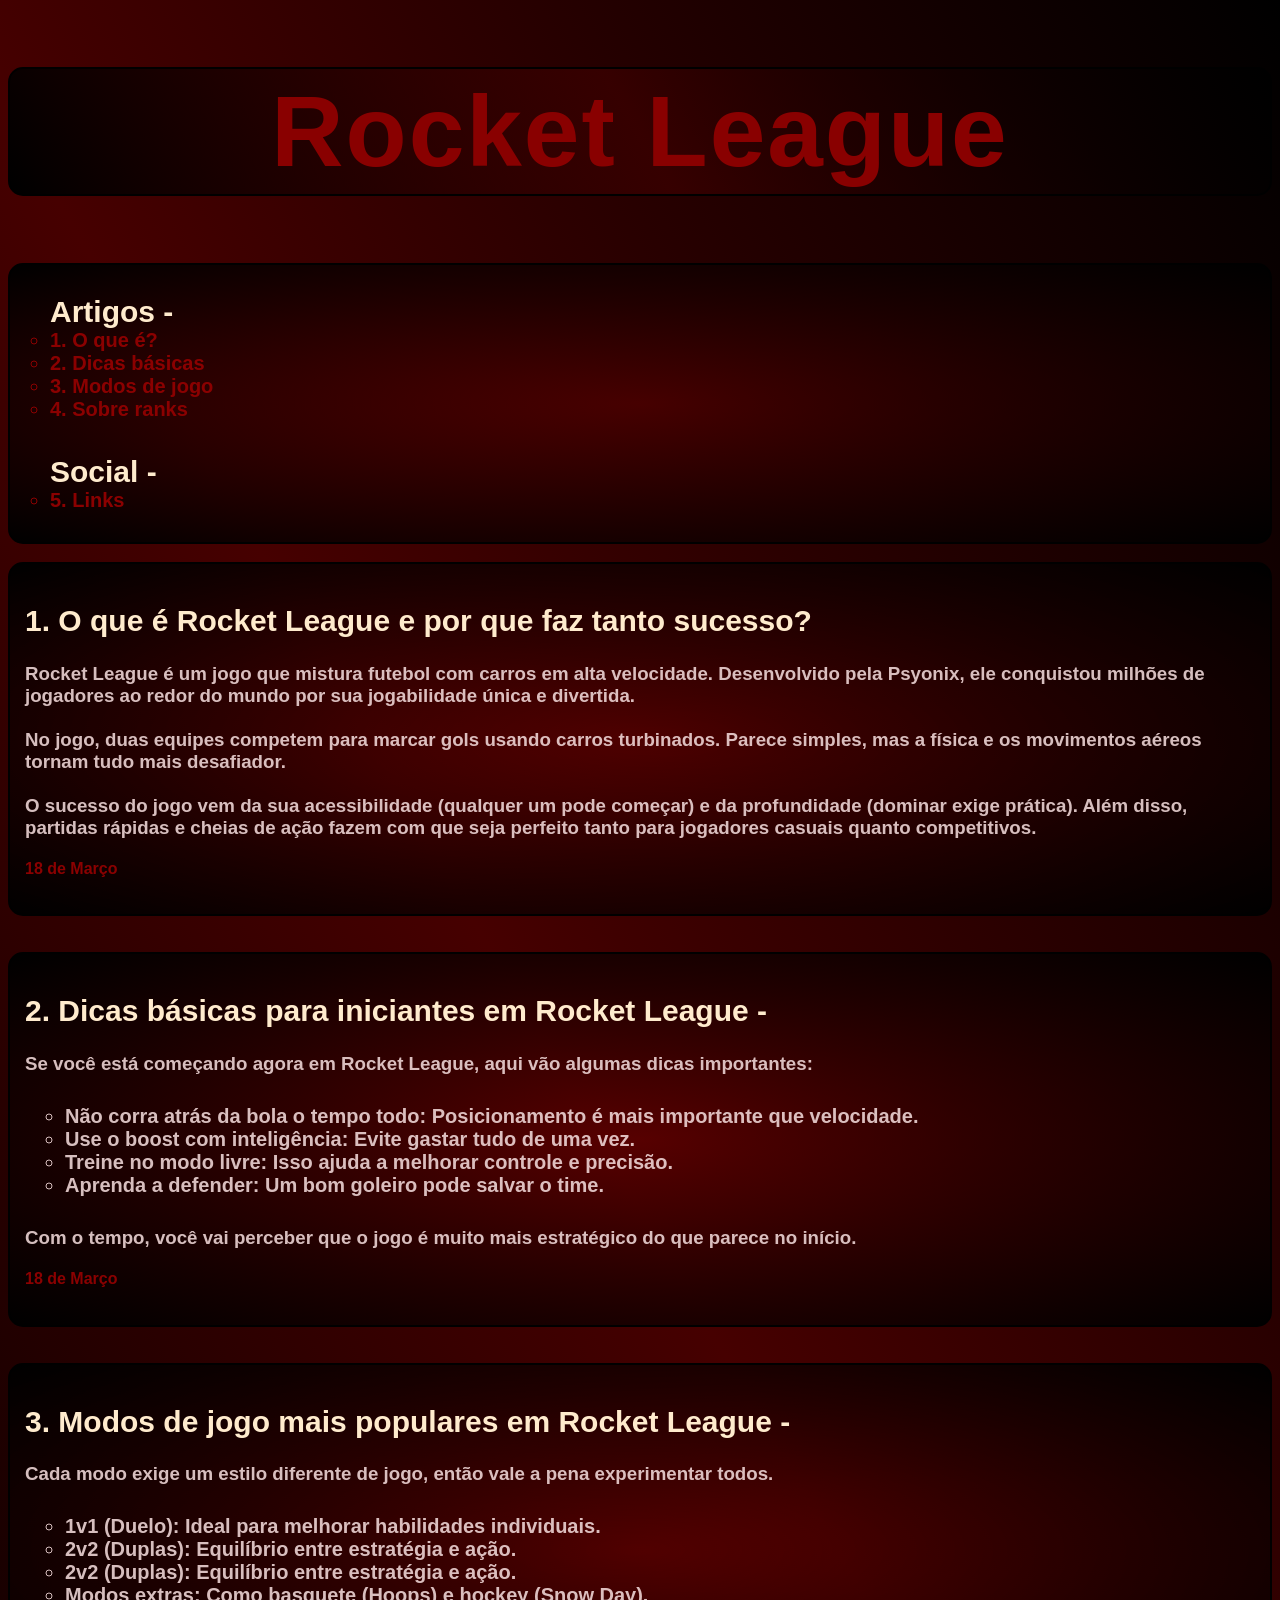
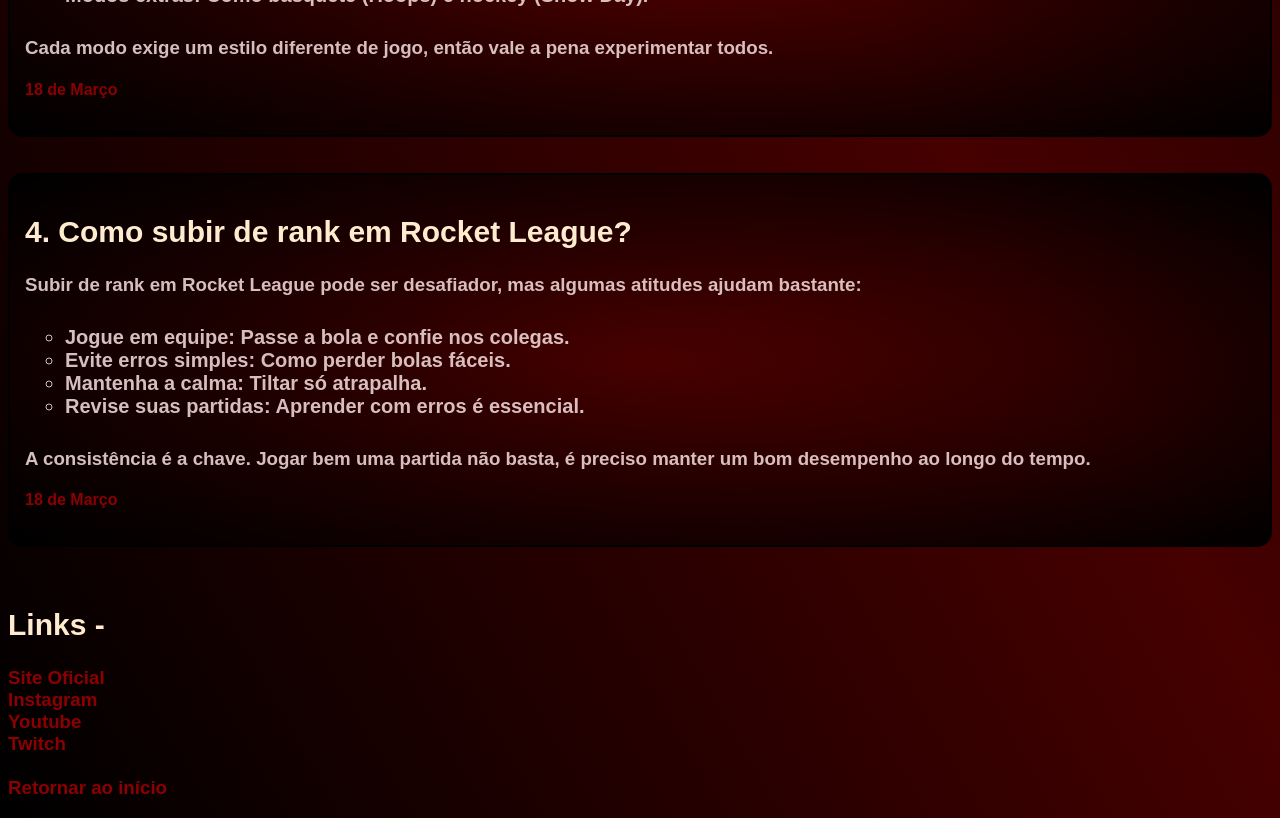
<file: AulasPweb/Atividade Blog/index.html>
<!DOCTYPE html>
<html lang="pt-br">
<head>
    <meta charset="UTF-8">
    <meta name="viewport" content="width=device-width, initial-scale=2.5">
    <link rel="stylesheet" href="style.css">
    <title>Blog RL</title>
</head>
<body>
<header id="Inicio"><h1>Rocket League</h1>
    <nav>
        <h2>
            <ul class="Guia_Pagina"> Artigos - <br>
                <li><a href="#Oque"> 1. O que é?</a><br></li>
                <li><a href="#Dicas"> 2. Dicas básicas</a><br></li>
                <li><a href="#Modos"> 3. Modos de jogo</a><br></li>
                <li><a href="#Rank"> 4. Sobre ranks</a><br></li>
                <br>
                Social - <br>               
                <li><a href="#Links">5. Links</a><br></li>
            </ul>
        </h2>
    </nav>
    <br>
</header>
<main>
    <article>
        <h2 id="Oque"> 1. O que é Rocket League e por que faz tanto sucesso?
            <h3 class="Paragrafo">
                <p>
                    Rocket League é um jogo que mistura futebol com carros em alta velocidade. Desenvolvido pela Psyonix, ele conquistou milhões de jogadores ao redor do mundo por sua jogabilidade única e divertida. <br><br>
                    No jogo, duas equipes competem para marcar gols usando carros turbinados. Parece simples, mas a física e os movimentos aéreos tornam tudo mais desafiador. <br><br>
                    O sucesso do jogo vem da sua acessibilidade (qualquer um pode começar) e da profundidade (dominar exige prática). Além disso, partidas rápidas e cheias de ação fazem com que seja perfeito tanto para jogadores casuais quanto competitivos.
                </p>
                <h4>
                    <time datetime="2026-03-18T17:00">18 de Março
                    </time>
                </h4>
            </h3>
        </h2>
    </article> <br><br>
    
    <article>
        <h2 id="Dicas"> 2. Dicas básicas para iniciantes em Rocket League -
            <h3 class="Paragrafo">
                <p>
                    Se você está começando agora em Rocket League, aqui vão algumas dicas importantes:
    
                    <ul class="Lista_Paragrafo">
                        <li>Não corra atrás da bola o tempo todo: Posicionamento é mais importante que velocidade.</li>
                
                            <li>Use o boost com inteligência: Evite gastar tudo de uma vez.</li>
                
                            <li>Treine no modo livre: Isso ajuda a melhorar controle e precisão.</li>
                
                            <li>Aprenda a defender: Um bom goleiro pode salvar o time.</li>
                    </ul>    
                    Com o tempo, você vai perceber que o jogo é muito mais estratégico do que parece no início.
                </p>
                <h4>
                    <time datetime="2026-03-18T17:00">18 de Março
                    </time>
                </h4>
            </h3>
        </h2>
    </article> <br><br>
    
    <article>
        <h2 id="Modos"> 3. Modos de jogo mais populares em Rocket League -
            <h3 class="Paragrafo">
                <p> Cada modo exige um estilo diferente de jogo, então vale a pena experimentar todos.
                    <ul class="Lista_Paragrafo">
                        <li>1v1 (Duelo): Ideal para melhorar habilidades individuais.</li>
    
                        <li>2v2 (Duplas): Equilíbrio entre estratégia e ação.</li>
    
                        <li>2v2 (Duplas): Equilíbrio entre estratégia e ação.</li>
    
                        <li>Modos extras: Como basquete (Hoops) e hockey (Snow Day).</li>
                    </ul>
                    Cada modo exige um estilo diferente de jogo, então vale a pena experimentar todos.
                </p>
                <h4>
                    <time datetime="2026-03-18T17:00">18 de Março
                    </time>
                </h4>
            </h3>
        </h2>
    </article> <br><br>
    
    <article>
        <h2 id="Rank"> 4. Como subir de rank em Rocket League?
            <h3 class="Paragrafo">
                <p>
                    Subir de rank em Rocket League pode ser desafiador, mas algumas atitudes ajudam bastante:
                    <ul class="Lista_Paragrafo">
                        <li>Jogue em equipe: Passe a bola e confie nos colegas.</li>
    
                        <li>Evite erros simples: Como perder bolas fáceis.</li>
    
                        <li>Mantenha a calma: Tiltar só atrapalha.</li>
    
                        <li>Revise suas partidas: Aprender com erros é essencial.</li>
                    </ul>
                    A consistência é a chave. Jogar bem uma partida não basta, é preciso manter um bom desempenho ao longo do tempo.
                </p>
                <h4>
                    <time datetime="2026-03-18T17:00">18 de Março
                    </time>
                </h4>
            </h3>
        </h2>
    </article> <br><br>
</main>
<footer>
    <h2 id="Links">
        Links -
        <h3>
            <a href="https://rocketleague.com" target="_blank">Site Oficial</a><br>
            <a href="https://www.instagram.com/RocketLeague" target="_blank">Instagram</a><br>
            <a href="https://www.youtube.com/RocketLeagueGame" target="_blank">Youtube</a><br>
            <a href="https://twitch.tv/rocketleague" target="_blank">Twitch</a><br>
            <br>
            <a href="#Inicio">Retornar ao início</a>
        </h3>
    </h2>
</footer>
</body>
</html>
</file>
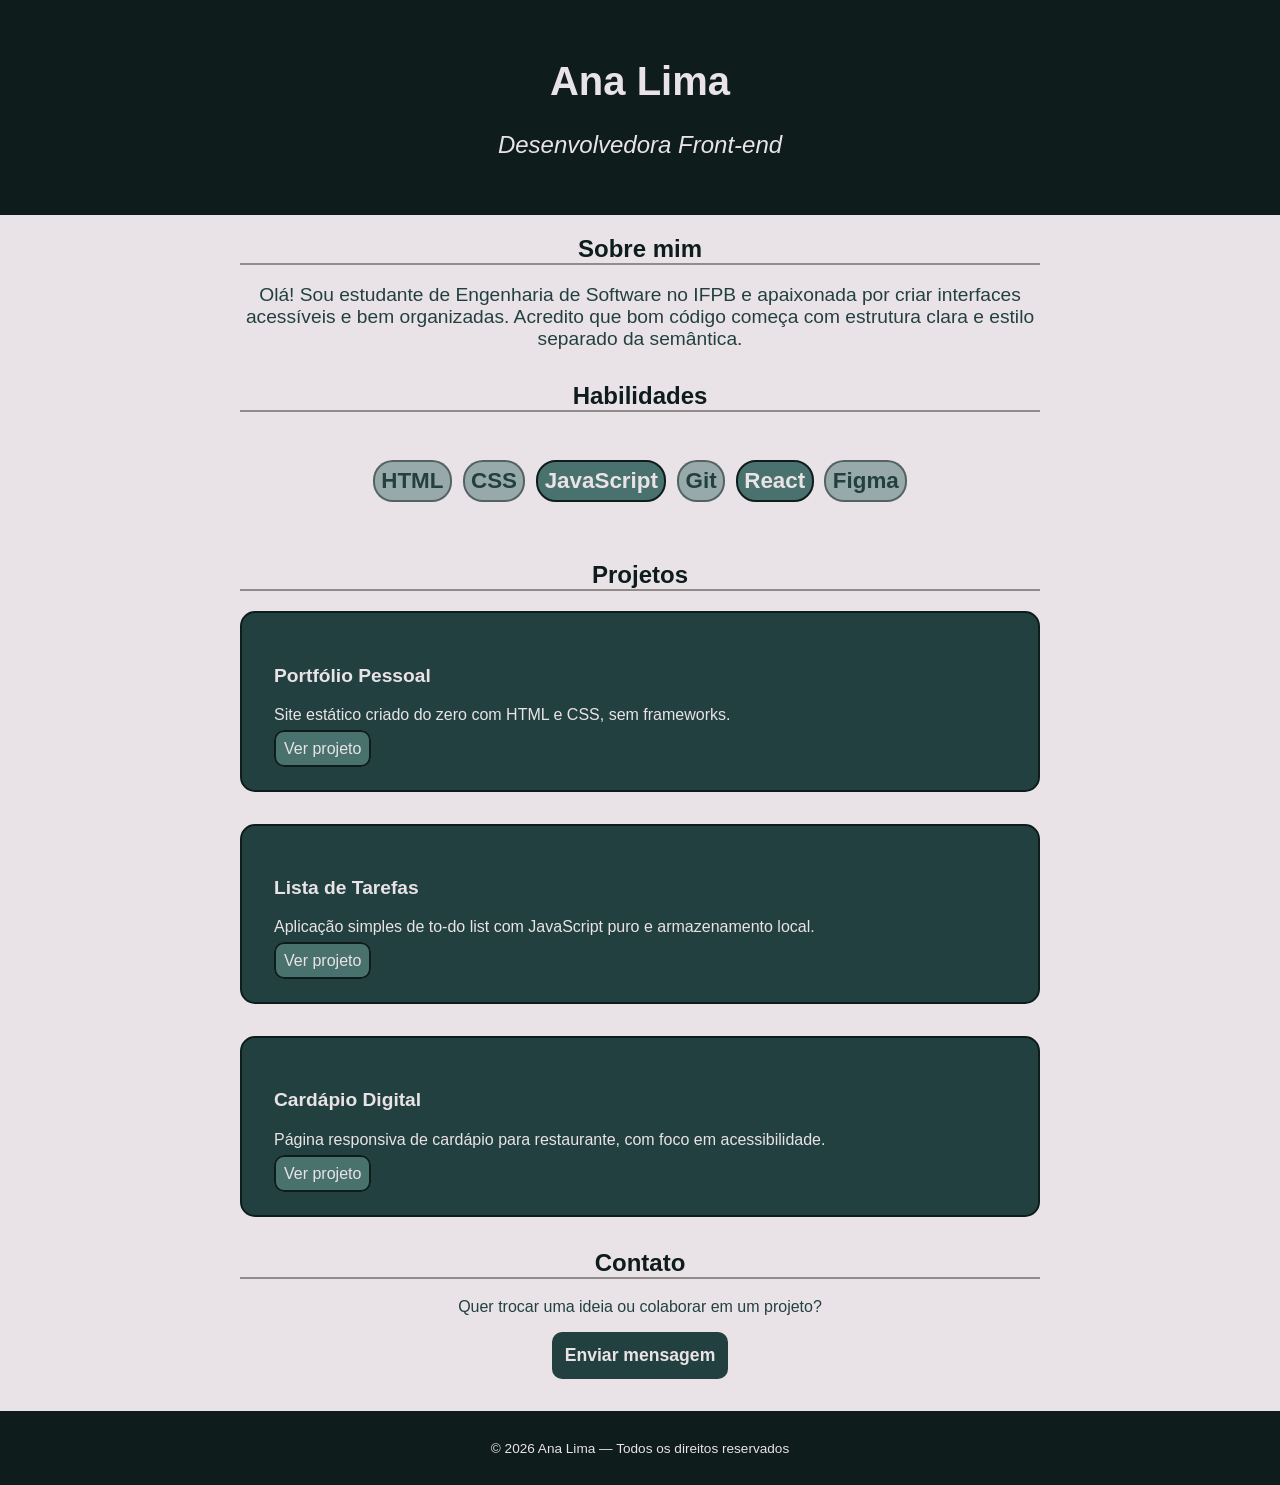
<file: AulasPweb/Atividade CSS/index.html>
<!doctype html>
<html lang="pt-BR">
  <head>
    <meta charset="UTF-8" />
    <meta name="viewport" content="width=device-width, initial-scale=1.0" />
    <title>Perfil — Ana Lima</title>
    <link rel="stylesheet" href="style.css">
  </head>
  <body>
    <header>
      <h1>Ana Lima</h1>
      <p class="ocupacao">Desenvolvedora Front-end</p>
    </header>

    <div class="container">
      <section id="sobre">
        <h2>Sobre mim</h2>
        <p>
          Olá! Sou estudante de Engenharia de Software no IFPB e apaixonada por
          criar interfaces acessíveis e bem organizadas. Acredito que bom código
          começa com estrutura clara e estilo separado da semântica.
        </p>
      </section>

      <section id="habilidades">
        <h2>Habilidades</h2>
        <ul>
          <li>HTML</li>
          <li>CSS</li>
          <li class="destaque">JavaScript</li>
          <li>Git</li>
          <li class="destaque">React</li>
          <li>Figma</li>
        </ul>
      </section>

      <section id="projetos">
        <h2>Projetos</h2>

        <div class="card">
          <h3>Portfólio Pessoal</h3>
          <p>Site estático criado do zero com HTML e CSS, sem frameworks.</p>
          <a class="card-link" href="#">Ver projeto</a>
        </div>

        <div class="card">
          <h3>Lista de Tarefas</h3>
          <p>
            Aplicação simples de to-do list com JavaScript puro e armazenamento
            local.
          </p>
          <a class="card-link" href="#">Ver projeto</a>
        </div>

        <div class="card">
          <h3>Cardápio Digital</h3>
          <p>
            Página responsiva de cardápio para restaurante, com foco em
            acessibilidade.
          </p>
          <a class="card-link" href="#">Ver projeto</a>
        </div>
      </section>

      <section id="contato">
        <h2>Contato</h2>
        <p>Quer trocar uma ideia ou colaborar em um projeto?</p>
        <button class="btn-contato">Enviar mensagem</button>
      </section>
    </div>

    <footer>
      <p>&copy; 2026 Ana Lima — Todos os direitos reservados</p>
    </footer>
  </body>
</html>
</file>
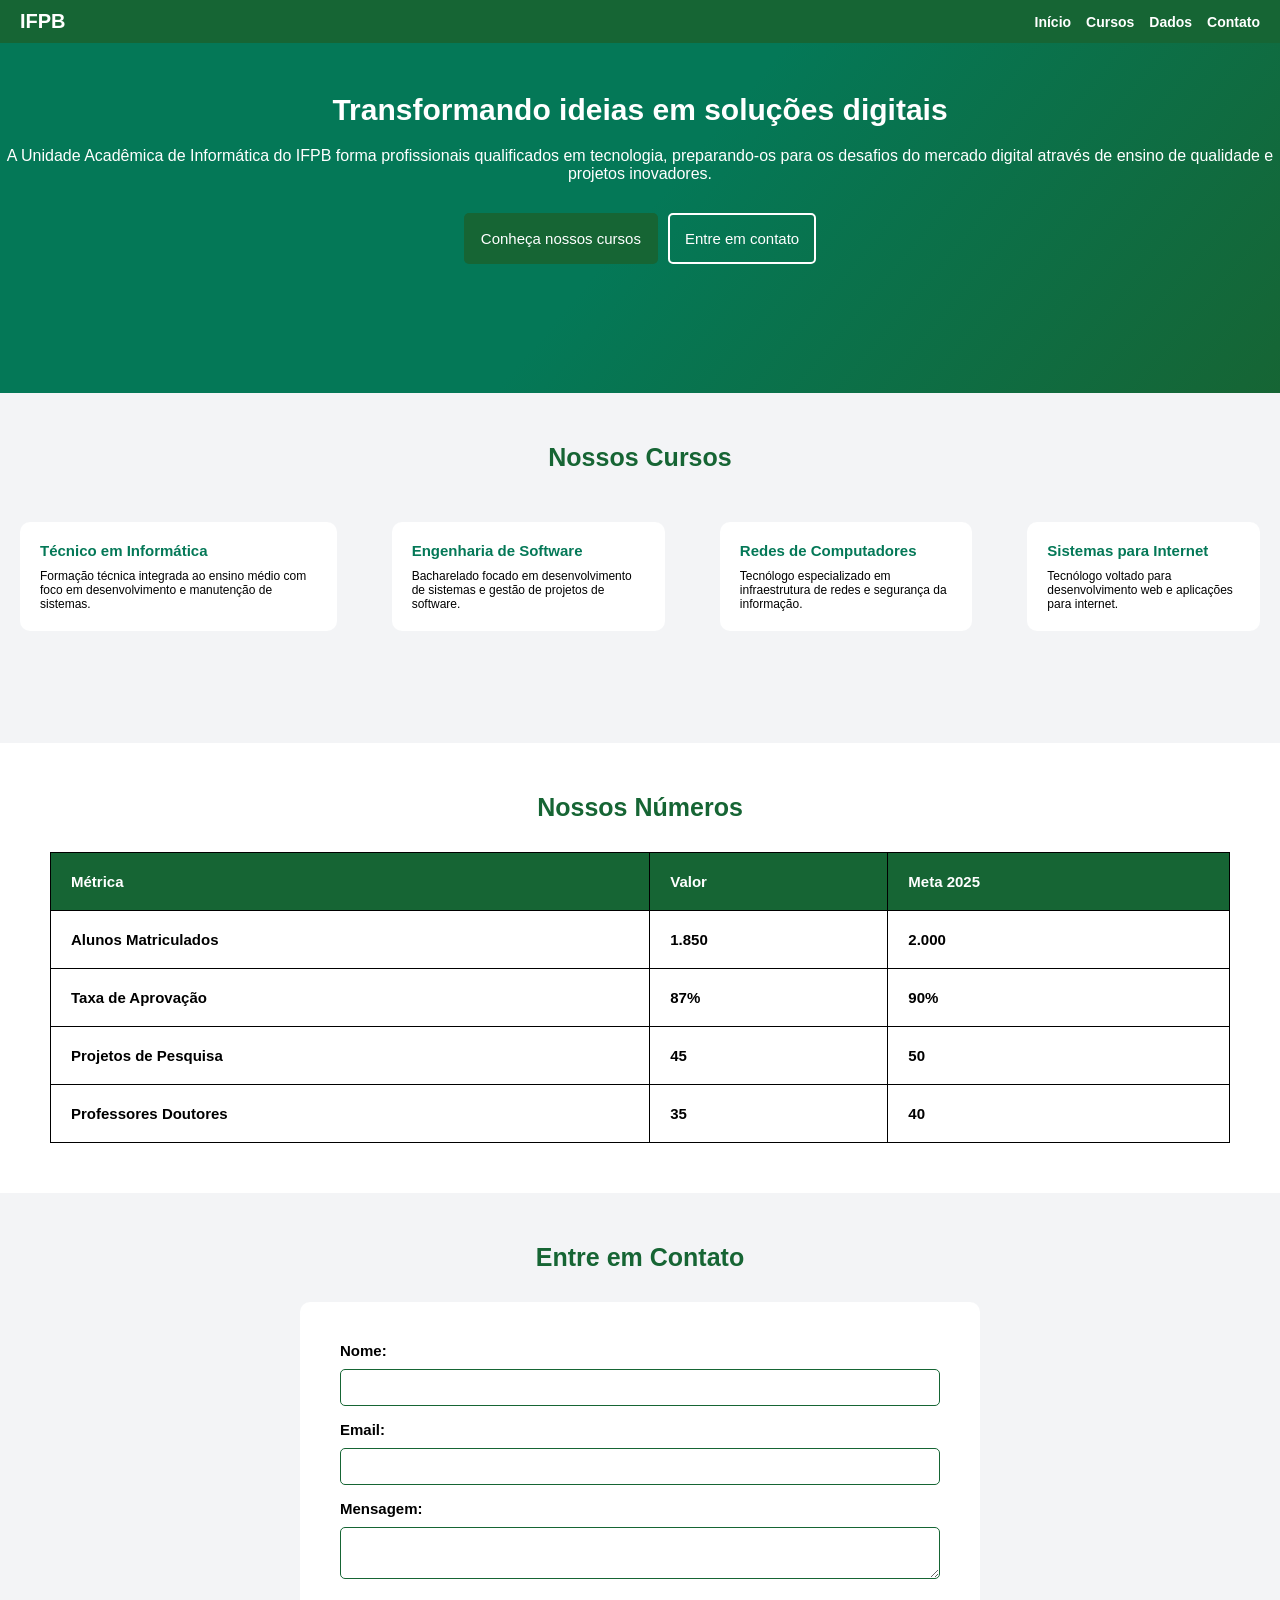
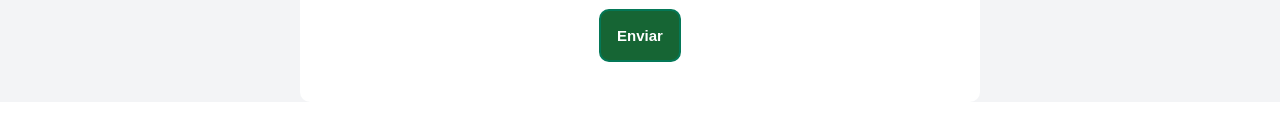
<file: AulasPweb/Atividade de Revisão - HTML e CSS/index.html>
<!DOCTYPE html>
<html lang="pt-br">
<head>
    <meta charset="UTF-8">
    <meta name="viewport" content="width=device-width, initial-scale=1.0">
    <title>IFPB</title>
    <link rel="stylesheet" href="style.css">
</head>
<body>
    <header class="cabecalho">
        <div id="logo">IFPB</div>
        <nav id="navbar">
            <ul class="nav_links">
                <li><a href="#">Início</a></li>
                <li><a href="#">Cursos</a></li>
                <li><a href="#">Dados</a></li>
                <li><a href="#">Contato</a></li>
            </ul>
        </nav>
    </header>
    <main>
        <section class="banner_principal">
            <h1>Transformando ideias em soluções digitais</h1>
            <p>A Unidade Acadêmica de Informática do IFPB forma profissionais qualificados em tecnologia, preparando-os para os desafios do mercado digital através de ensino de qualidade e projetos inovadores.</p>
            <div id="botoes_info">
                <a href="" id="botao_1">Conheça nossos cursos</a>
                <a href="" id="botao_2">Entre em contato</a>
            </div>
        </section>

        <section class="cursos">
            <h2>Nossos Cursos</h2>
            <div class="cards_cursos">

                <div id="tec_info">
                    <h3>Técnico em Informática</h3>
                        <p>
                            Formação técnica integrada ao ensino médio com foco em desenvolvimento e manutenção de sistemas.
                        </p>
                </div>
                <div id="eng_soft">
                    <h3>Engenharia de Software</h3>
                        <p>
                            Bacharelado focado em desenvolvimento de sistemas e gestão de projetos de software.
                        </p>
                </div>
                <div id="redes">
                    <h3>Redes de Computadores</h3>
                        <p>
                            Tecnólogo especializado em infraestrutura de redes e segurança da informação.
                        </p>
                </div>
                <div id="sist_int">
                    <h3>Sistemas para Internet</h3>
                        <p>
                            Tecnólogo voltado para desenvolvimento web e aplicações para internet.
                        </p>
                </div>
            </div>
        </section>

        <section class="dados">
            <h2>Nossos Números</h2>
            <table>
                <tr>
                    <th scope="col" colspan="2">Métrica</th>
                    <th scope="col">Valor</th>
                    <th scope="col">Meta 2025</th>
                </tr>
                <tr>
                    <td colspan="2">Alunos Matriculados</td>
                    <td>1.850</td>
                    <td>2.000</td>
                </tr>
                <tr>
                    <td colspan="2">Taxa de Aprovação</td>
                    <td>87%</td>
                    <td>90%</td>
                </tr>
                <tr>
                    <td colspan="2">Projetos de Pesquisa</td>
                    <td>45</td>
                    <td>50</td>
                </tr>
                <tr>
                    <td colspan="2">Professores Doutores</td>
                    <td>35</td>
                    <td>40</td>
                </tr>
            </table>
        </section>

        <section class="contatos">
            <h2>Entre em Contato</h2>
            <form action="/contato">
            
            <label for="nome">Nome: </label>
            <input type="text" id="nome" name="nome" required>
            
            <label for="email">Email: </label>
            <input type="email" id="email" name="email" required>
            
            <label for="text">Mensagem:</label>
            <textarea name="mensagem" id="mensagem"></textarea>

            <button type="submit">Enviar</button>
            </form>
        </section>
    </main>

</body>
</html>
</file>
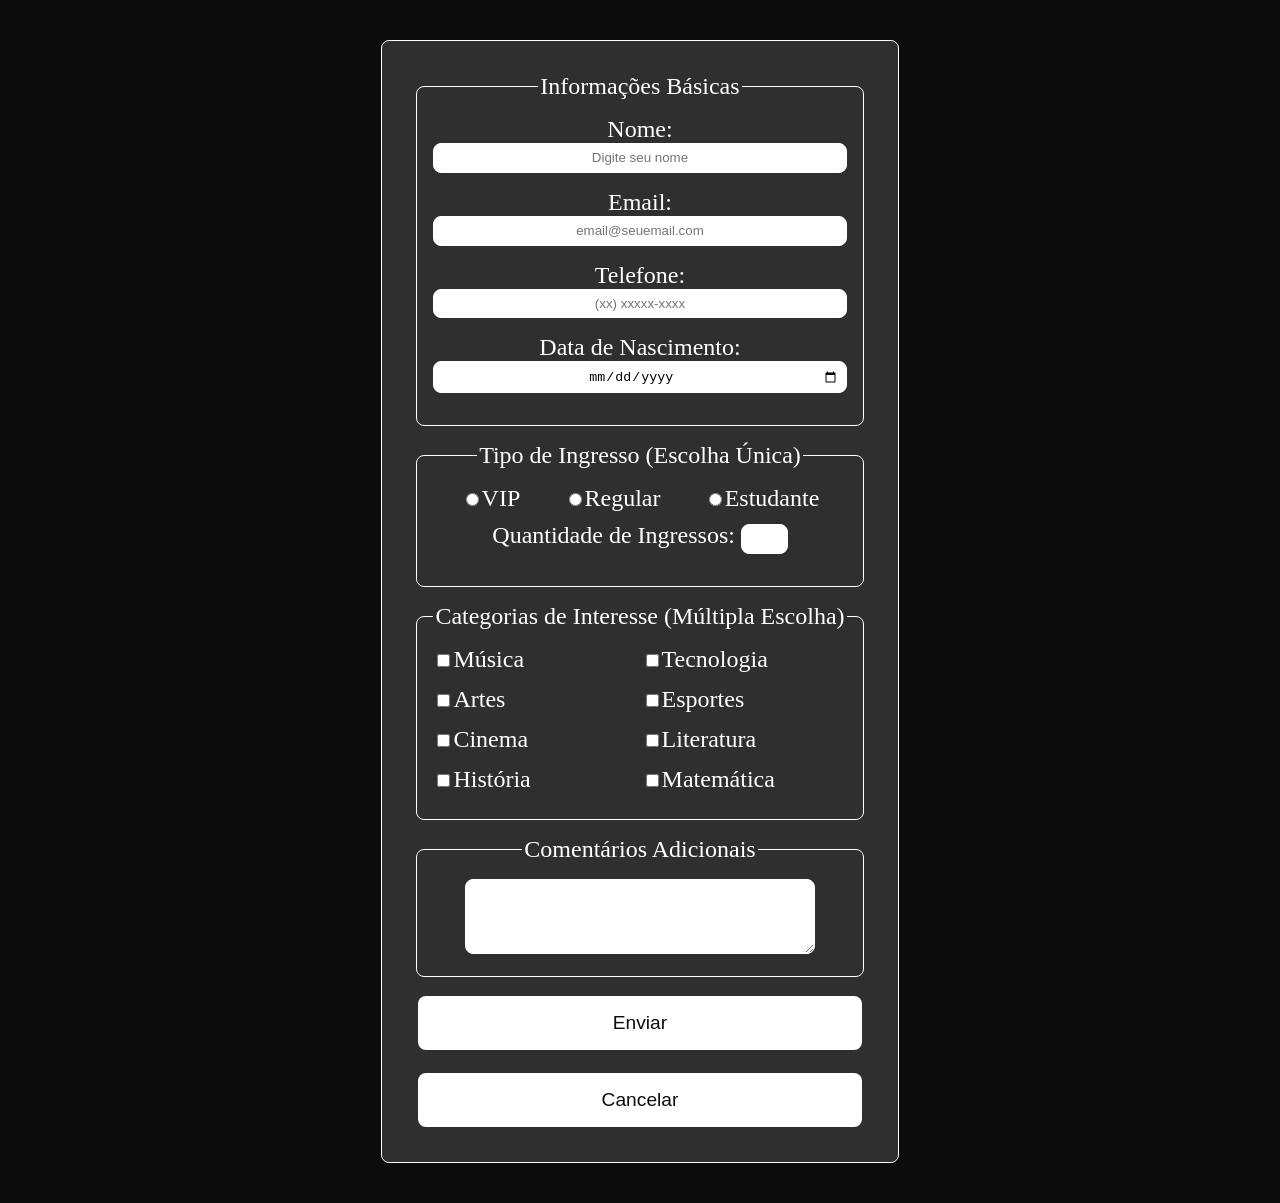
<file: AulasPweb/Atividade Formulário/index.html>
<!DOCTYPE html>
<html lang="pt-br">
<head>
    <meta charset="UTF-8">
    <meta name="viewport" content="width=device-width, initial-scale=1.0">
    <title>Inscrição Evento</title>
    <link rel="stylesheet" href="style.css">
</head>
<body>
    
    <form action="/inscrição" method="post">
        <fieldset class="info">
            <legend>Informações Básicas</legend>
            <label for="nome">Nome: </label>
            <input type="text" id="nome" name="nome" placeholder="Digite seu nome" required>
            <label for="email">Email: </label>
            <input type="email" id="email" name="email" placeholder="email@seuemail.com" required>
            <label for="telefone">Telefone: </label>
            <input type="tel" id="telefone" name="telefone" pattern="\(\d{2}\) \d{5}-\d{4}" placeholder="(xx) xxxxx-xxxx" required>
            <label for="data">Data de Nascimento: </label>
            <input type="date" name="data" id="data" required>
        </fieldset>

        <fieldset class="ingresso">
            <legend>Tipo de Ingresso (Escolha Única)</legend>
            <label id="radio">
                <label>
                    <input type="radio" name="tipo" value="vip">VIP
                </label>
                <label>
                    <input type="radio" name="tipo" value="regular">Regular
                </label>
                <label>
                    <input type="radio" name="tipo" value="estudante">Estudante
                </label>
            </label>

            <label> Quantidade de Ingressos: 
                <input type="number" name="quantidade" min="1" max="5" required>
            </label>
        </fieldset>

        <fieldset class="categ">
            <legend>Categorias de Interesse (Múltipla Escolha)</legend>
            <label id="container_checkbox">
                <label>
                    <input type="checkbox" name="categoria" value="musica">Música
                </label>
                <label>
                    <input type="checkbox" name="categoria" value="tecnologia">Tecnologia
                </label>
                <label>
                    <input type="checkbox" name="categoria" value="arte">Artes
                </label>
                <label>
                    <input type="checkbox" name="categoria" value="esporte">Esportes
                </label>
                <label>
                    <input type="checkbox" name="categoria" value="musica">Cinema
                </label>
                <label>
                    <input type="checkbox" name="categoria" value="tecnologia">Literatura
                </label>
                <label>
                    <input type="checkbox" name="categoria" value="arte">História
                </label>
                <label>
                    <input type="checkbox" name="categoria" value="esporte">Matemática
                </label>
            </label>
            
        </fieldset>

        <fieldset class="coments">
            <legend>Comentários Adicionais</legend>
            <textarea name="comentarios" id="comentarios" rows="4" cols="40"></textarea>
        </fieldset>

            <button type="submit" id="enviar">Enviar</button>
            <button type="reset" id="cancelar">Cancelar</button>
        
    </form>

</body>
</html>
</file>
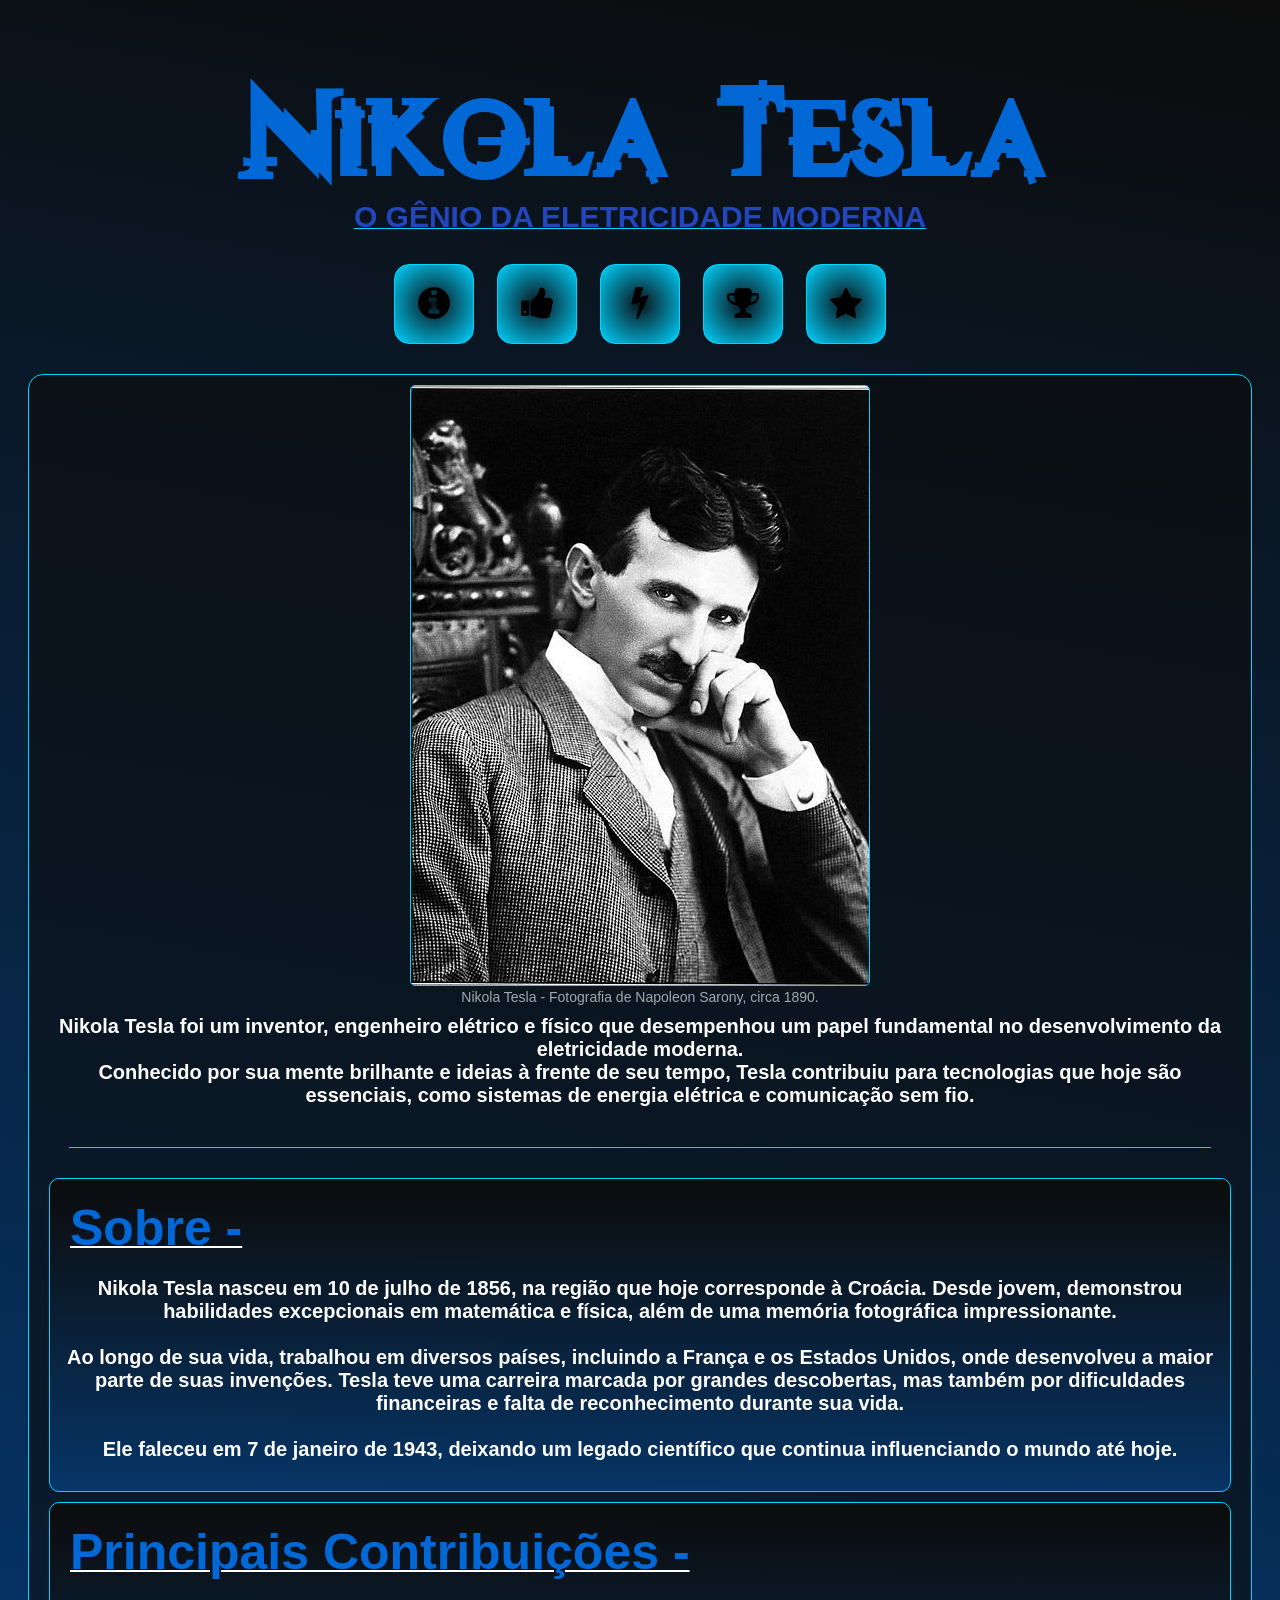
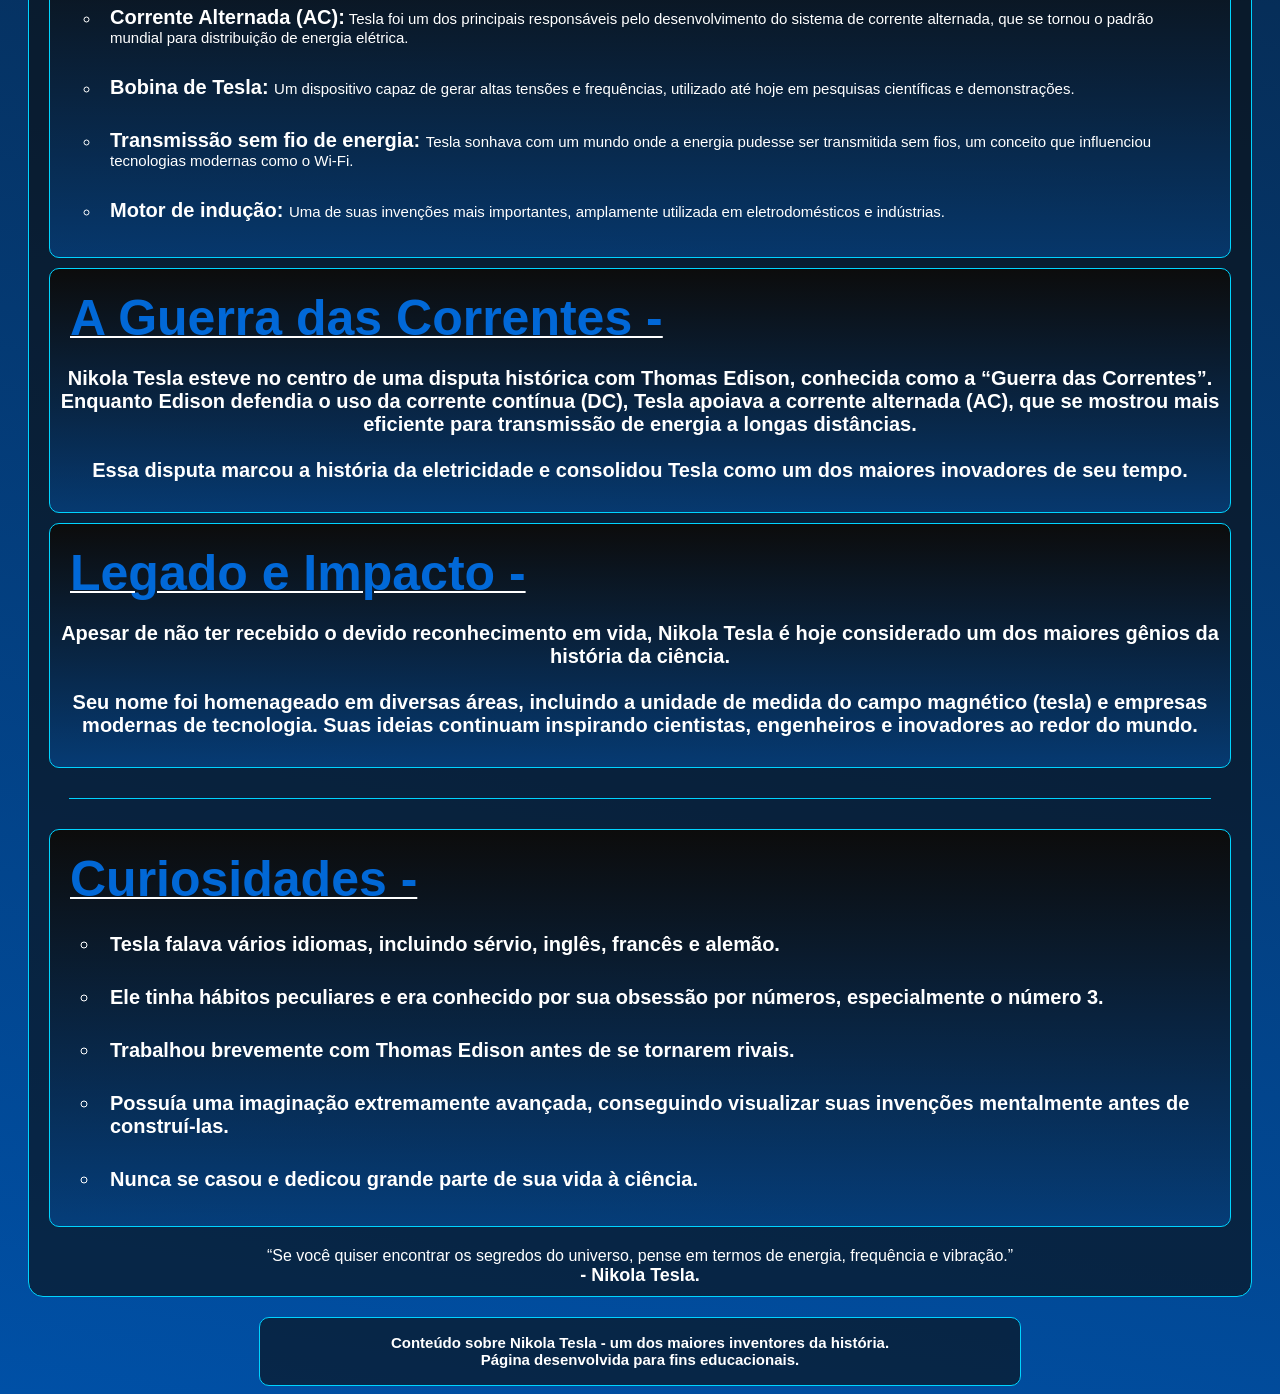
<file: AulasPweb/Atividade HTML + CSS/index.html>
<!DOCTYPE html>
<html lang="pt-br">
<head>
    <meta charset="UTF-8">
    <meta name="viewport" content="width=device-width, initial-scale=1.0">
    <title>Nikola Tesla</title>
    <link rel="stylesheet" href="style.css">
</head>

<body>
    <header>
        <h1 id="titulo">Nikola Tesla</h1>
        <h3>O gênio da eletricidade moderna</h3>
    </header>

    <nav> 
        <button id="botao1">
            <a href="#topico1">
            <img src="misc/images/botao-de-informacao.png" alt="Sobre">   
            </a>
        </button>
        
        <button id="botao2">
            <a href="#topico2"> 
            <img src="misc/images/simbolo-da-mao-polegar-para-cima.png" alt="Contribuições">
            </a>
        </button>
        
        <button id="botao3">
            <a href="#topico3"> 
            <img src="misc/images/sombra-do-relampago.png" alt="Guerra das Correntes">
            </a>
        </button>
        
        <button id="botao4">
            <a href="#topico4"> 
            <img src="misc/images/trofeu.png" alt="Legado">
            </a>
        </button>
        
        <button id="botao5">
            <a href="#topico5"> 
            <img src="misc/images/estrela.png" alt="Curiosidades">
            </a>
        </button>
    </nav>

    <main>
        <figure id="foto">
            <img src="misc/images/Nikola Tesla.jpg" alt="Nikola Tesla">
            <figcaption>Nikola Tesla - Fotografia de Napoleon Sarony, circa 1890.</figcaption>
        </figure>
        <p class=" intro"> 
            Nikola Tesla foi um inventor, engenheiro elétrico e físico que desempenhou um papel fundamental no desenvolvimento da eletricidade moderna.
        <br>
            Conhecido por sua mente brilhante e ideias à frente de seu tempo, Tesla contribuiu para tecnologias que hoje são essenciais, como sistemas de energia elétrica e comunicação sem fio.
        <hr>
        </p>

    <div class="sobre">
        <h2 id="topico1">Sobre -</h2>
        <article>
            <p>Nikola Tesla nasceu em 10 de julho de 1856, na região que hoje corresponde à Croácia. Desde jovem, demonstrou habilidades excepcionais em matemática e física, além de uma memória fotográfica impressionante.
                <br><br>
            Ao longo de sua vida, trabalhou em diversos países, incluindo a França e os Estados Unidos, onde desenvolveu a maior parte de suas invenções. Tesla teve uma carreira marcada por grandes descobertas, mas também por dificuldades financeiras e falta de reconhecimento durante sua vida.
                <br><br>
            Ele faleceu em 7 de janeiro de 1943, deixando um legado científico que continua influenciando o mundo até hoje.</p>
        </article>
    </div>

    <section class="contribuicoes">
        <h2 id="topico2">Principais Contribuições -</h2>
        <ul id="lista-contrib">
            <li><strong>Corrente Alternada (AC):</strong>
            Tesla foi um dos principais responsáveis pelo desenvolvimento do sistema de corrente alternada, que se tornou o padrão mundial para distribuição de energia elétrica.</li>
            <li><strong>Bobina de Tesla: </strong>Um dispositivo capaz de gerar altas tensões e frequências, utilizado até hoje em pesquisas científicas e demonstrações.</li>
            <li><strong>Transmissão sem fio de energia: </strong>Tesla sonhava com um mundo onde a energia pudesse ser transmitida sem fios, um conceito que influenciou tecnologias modernas como o Wi-Fi.</li>
            <li><strong>Motor de indução: </strong>Uma de suas invenções mais importantes, amplamente utilizada em eletrodomésticos e indústrias.</li>
        </ul>
    </section>

    <div class="guerra-corrente">
        <article>
            <h2 id="topico3">A Guerra das Correntes -</h2>
            <p>Nikola Tesla esteve no centro de uma disputa histórica com Thomas Edison, conhecida como a “Guerra das Correntes”. Enquanto Edison defendia o uso da corrente contínua (DC), Tesla apoiava a corrente alternada (AC), que se mostrou mais eficiente para transmissão de energia a longas distâncias.
                <br><br>
            Essa disputa marcou a história da eletricidade e consolidou Tesla como um dos maiores inovadores de seu tempo.</p>
        </article>
    </div>

    <div class="legado">
        <article>
            <h2 id="topico4">Legado e Impacto -</h2>
            <p>Apesar de não ter recebido o devido reconhecimento em vida, Nikola Tesla é hoje considerado um dos maiores gênios da história da ciência.
                <br><br>
            Seu nome foi homenageado em diversas áreas, incluindo a unidade de medida do campo magnético (tesla) e empresas modernas de tecnologia. Suas ideias continuam inspirando cientistas, engenheiros e inovadores ao redor do mundo.</p>
        </article>
    </div>
    <hr>
    <section class="curiosidades">
        <h2 id="topico5">Curiosidades -</h2>
        <ul id="lista-curiosidades">
            <li>Tesla falava vários idiomas, incluindo sérvio, inglês, francês e alemão.</li>
            <li>Ele tinha hábitos peculiares e era conhecido por sua obsessão por números, especialmente o número 3.</li>
            <li>Trabalhou brevemente com Thomas Edison antes de se tornarem rivais.</li>
            <li>Possuía uma imaginação extremamente avançada, conseguindo visualizar suas invenções mentalmente antes de construí-las.</li>
            <li>Nunca se casou e dedicou grande parte de sua vida à ciência.</li>
        </ul>
    </section>

    <section class="frase">
        <q>Se você quiser encontrar os segredos do universo, pense em termos de energia, frequência e vibração.</q>
        <h4>- Nikola Tesla.</h4>
    </section>
    </main>
    <footer>
        <p>Conteúdo sobre Nikola Tesla - um dos maiores inventores da história.
            <br>
        Página desenvolvida para fins educacionais. </p>
    </footer>
</body>
</html>
</file>
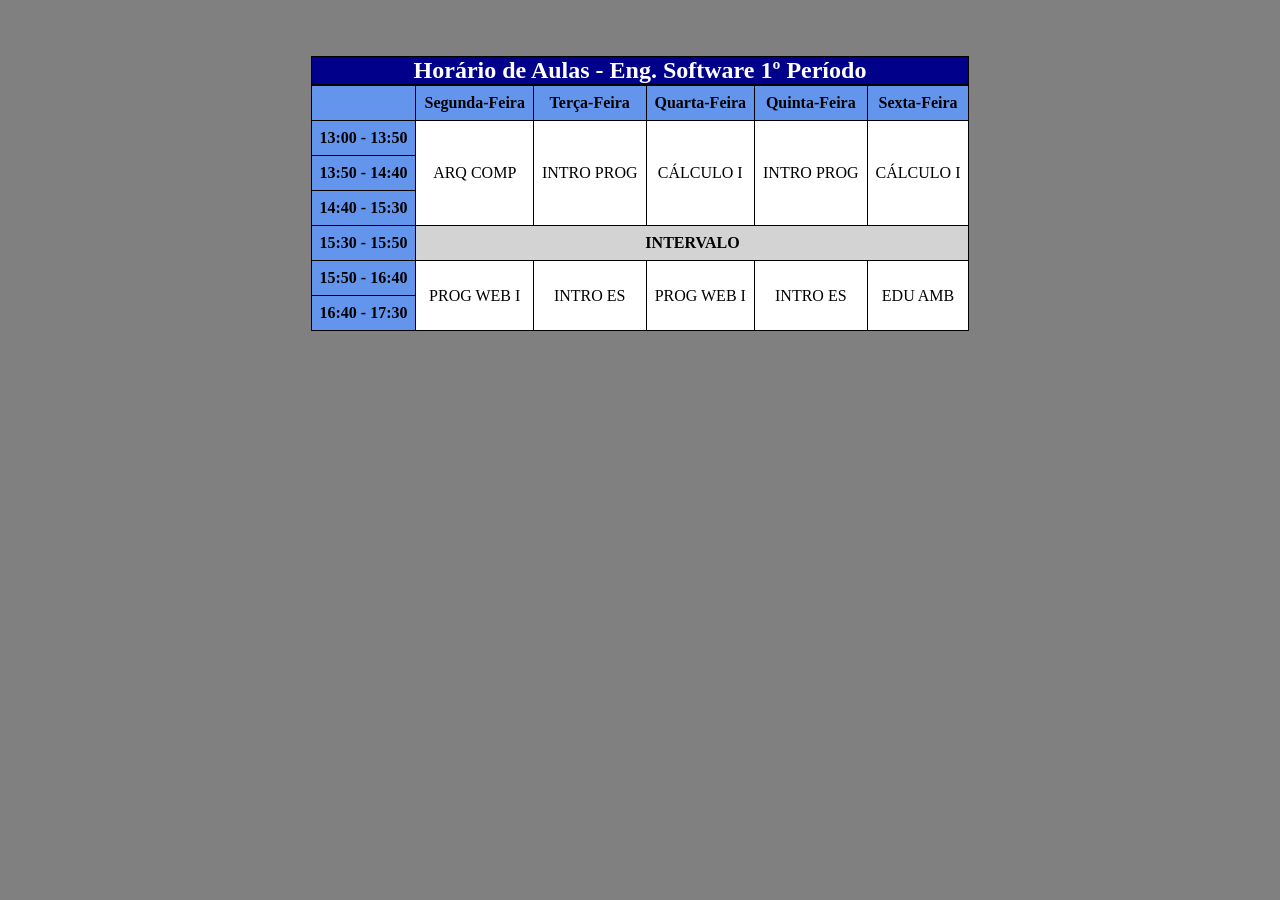
<file: AulasPweb/Atividade Tabela/index.html>
<!DOCTYPE html>
<html lang="pt-br">
<head>
    <meta charset="UTF-8">
    <meta name="viewport" content="width=device-width, initial-scale=1.0">
    <title>Horários</title>
    <link rel="stylesheet" href="style.css">
</head>
<body>
    <div class="container_tabela">
        <table>
            <caption>Horário de Aulas - Eng. Software 1º Período</caption>
            <thead>
                <tr>
                    <th scope="col"></th>
                    <th scope="col">Segunda-Feira</th>
                    <th scope="col">Terça-Feira</th>
                    <th scope="col">Quarta-Feira</th>
                    <th scope="col">Quinta-Feira</th>
                    <th scope="col">Sexta-Feira</th>
                </tr>
            </thead>
        
            <tbody>
                <tr>
                    <th scope="row">13:00 - 13:50</th>
                    <td rowspan="3">ARQ COMP</td>
                    <td rowspan="3">INTRO PROG</td>
                    <td rowspan="3">CÁLCULO I</td>
                    <td rowspan="3">INTRO PROG</td>
                    <td rowspan="3">CÁLCULO I</td>
                </tr>
                <tr>
                    <th scope="row">13:50 - 14:40</th>
        
                </tr>
                <tr>
                    <th scope="row">14:40 - 15:30</th>
                </tr>
                <tr>
                    <th scope="row">15:30 - 15:50</th>
                    <td colspan="5" id="intervalo">INTERVALO</td>
                </tr>
                <tr>
                    <th scope="row">15:50 - 16:40</th>
                    <td rowspan="2">PROG WEB I</td>
                    <td rowspan="2">INTRO ES</td>
                    <td rowspan="2">PROG WEB I</td>
                    <td rowspan="2">INTRO ES</td>
                    <td rowspan="2">EDU AMB</td>
                </tr>
                <tr>
                    <th scope="row">16:40 - 17:30</th>
                </tr>
            </tbody>
        </table>
    </div>
</body>
</html>
</file>
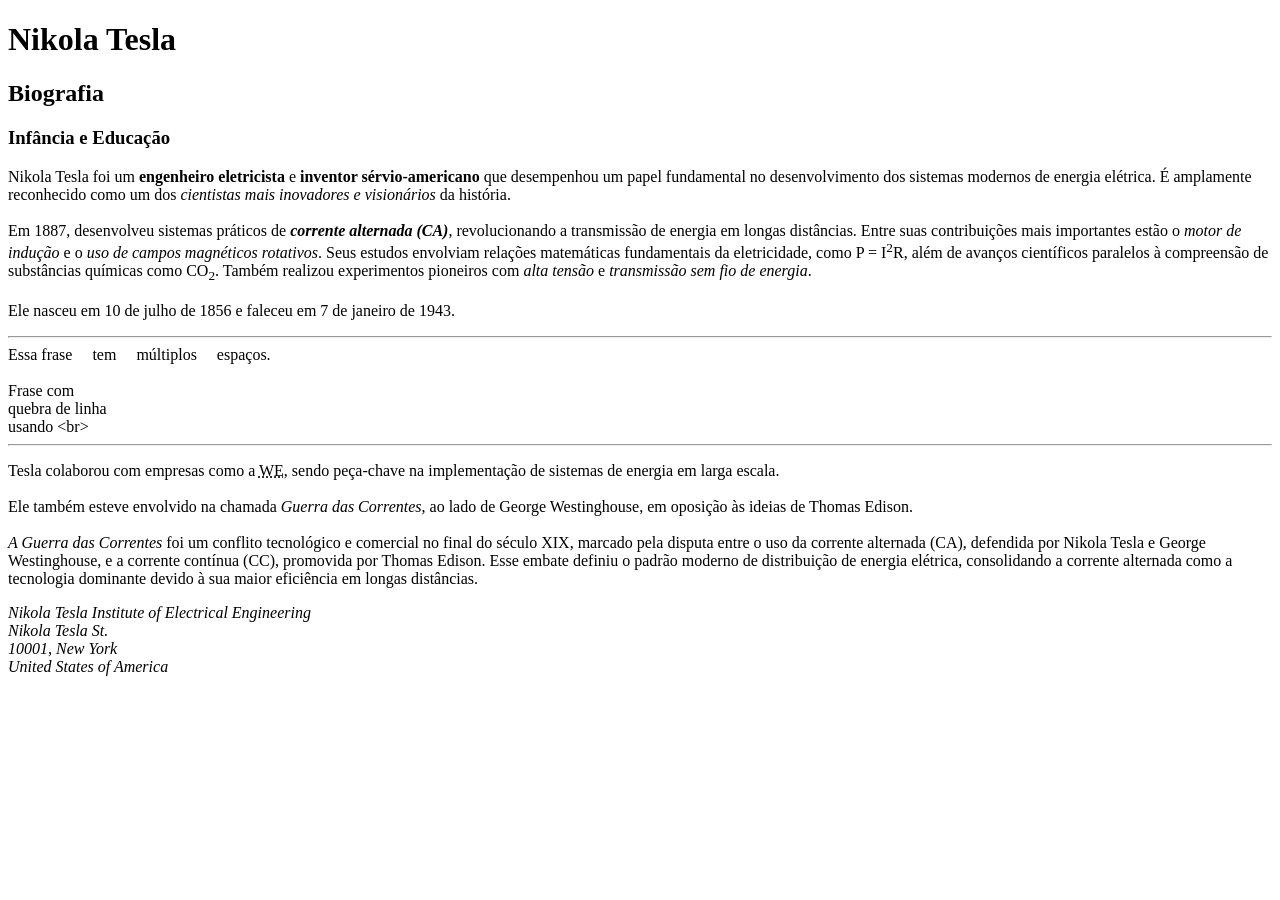
<file: AulasPweb/cientista.html>
<!DOCTYPE html>
<html lang="pt-br">
<head>
    <meta charset="UTF-8">
    <meta name="viewport" content="width=device-width, initial-scale=1.0">
    <title>Nikola Tesla</title>
</head>
<body>
    
    <!--Cabeçalhos-->
    <h1>Nikola Tesla</h1>
    <h2>Biografia</h2>
    <h3>Infância e Educação</h3>
    
    <!--Parágrafo com marcações em Negrito, Itálico, Subscrito e Sobrescrito-->
    <p>
        Nikola Tesla foi um <strong>engenheiro eletricista</strong> e <strong>inventor sérvio-americano</strong> que desempenhou um papel fundamental no desenvolvimento dos sistemas modernos de energia elétrica. É amplamente reconhecido como um dos <em>cientistas mais inovadores e visionários</em> da história.
        <br><br>
        Em 1887, desenvolveu sistemas práticos de <em><strong>corrente alternada (CA)</strong></em>, revolucionando a transmissão de energia em longas distâncias. Entre suas contribuições mais importantes estão o <em>motor de indução</em> e o <em>uso de campos magnéticos rotativos</em>. Seus estudos envolviam relações matemáticas fundamentais da eletricidade, como P = I<sup>2</sup>R, além de avanços científicos paralelos à compreensão de substâncias químicas como CO<sub>2</sub>. Também realizou experimentos pioneiros com <em>alta tensão</em> e <em>transmissão sem fio de energia</em>.
        <br><br>
    
        Ele nasceu em 10 de julho de 1856 e faleceu em 7 de janeiro de 1943.
    </p>
    
    <!--Parágrafo com quebras de linha utilizando <br> e <hr> -->
    <p>
        <hr>
        Essa frase &nbsp&nbsp&nbsp tem &nbsp&nbsp&nbsp múltiplos &nbsp&nbsp&nbsp espaços.
        <br><br>

        Frase com <br> quebra de linha <br> usando &lt;br&gt;
        <hr>
    </p>
    
    <!--Parágrafo com marcações de Abreviação, Citação e Definição-->
    <p>
        Tesla colaborou com empresas como a <abbr title="Westinghouse Electric">WE</abbr>, sendo peça-chave na implementação de sistemas de energia em larga escala.
        <br><br>

        Ele também esteve envolvido na chamada <cite>Guerra das Correntes</cite>, ao lado de George Westinghouse, em oposição às ideias de Thomas Edison.
        <br><br>
        
        <dfn>A Guerra das Correntes</dfn> foi um conflito tecnológico e comercial no final do século XIX, marcado pela disputa entre o uso da corrente alternada (CA), defendida por Nikola Tesla e George Westinghouse, e a corrente contínua (CC), promovida por Thomas Edison. Esse embate definiu o padrão moderno de distribuição de energia elétrica, consolidando a corrente alternada como a tecnologia dominante devido à sua maior eficiência em longas distâncias.
    </p>
    
    <!--Parágrafo com Endereço-->
    <p>
        <address>
                Nikola Tesla Institute of Electrical Engineering <br>
                Nikola Tesla St. <br>
                10001, New York <br>
                United States of America
        </address>
    </p>
</body>
</html>
</file>
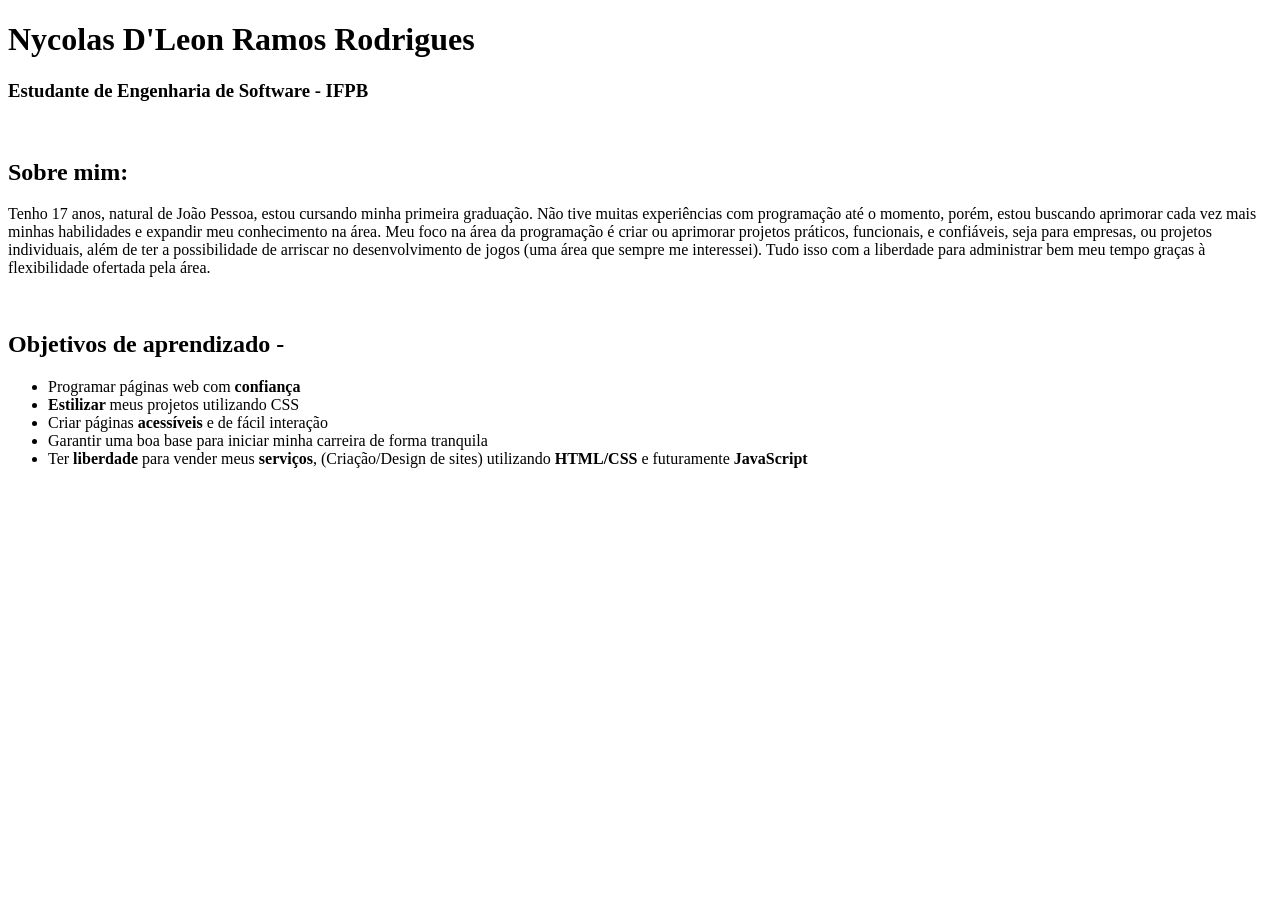
<file: AulasPweb/Outras Atividades/atividade.html>
<!DOCTYPE html>
<html lang="pt-br">
<head>
    <meta charset="UTF-8">
    <meta name="viewport" content="width=device-width, initial-scale=1.0">
    <title>Nycolas D'Leon</title>
</head>
<body>
    
    <h1>Nycolas D'Leon Ramos Rodrigues</h1>
        <h3>Estudante de Engenharia de Software - IFPB</h3>
    <br>

    <h2>Sobre mim:</h2>   
        <p>
            Tenho 17 anos, natural de João Pessoa, estou cursando minha primeira graduação. Não tive muitas experiências com programação até o momento, porém, estou buscando aprimorar cada vez mais minhas habilidades e expandir meu conhecimento na área. Meu foco na área da programação é criar ou aprimorar projetos práticos, funcionais, e confiáveis, seja para empresas, ou projetos individuais, além de ter a possibilidade de arriscar no desenvolvimento de jogos (uma área que sempre me interessei). Tudo isso com a liberdade para administrar bem meu tempo graças à flexibilidade ofertada pela área.
        </p>
    <br>
    
    <h2>Objetivos de aprendizado -</h2>
        <ul><li>Programar páginas web com <strong>confiança</strong></li>
            <li><strong>Estilizar </strong> meus projetos utilizando CSS</li>
            <li>Criar páginas <strong>acessíveis</strong> e de fácil interação</li>
            <li>Garantir uma boa base para iniciar minha carreira de forma tranquila </li>
            <li>Ter <strong>liberdade</strong> para vender meus <strong>serviços</strong>, (Criação/Design de sites) utilizando <strong>HTML/CSS</strong> e futuramente <strong>JavaScript </strong></li>
    </ul>
</body>
</html>
</file>
<file: AulasPweb/Atividade Blog/style.css>
body{
    background: linear-gradient(60deg, #000000, #460000, #000000 );
}

h1{
    letter-spacing: 2px;
    text-align: center;
    font-family: Impact, Haettenschweiler, 'Arial Narrow Bold', sans-serif;
    font-size: 100px;
    color: #890000;
    background: linear-gradient(60deg, #000000, #8b000029, #000000 );
    border: 2px solid #000000;
    border-radius: 15px;
    padding: 5px;
}

nav{
    background: radial-gradient(#8b000043, #000000 );
    border: 2px solid #000000;
    border-radius: 15px;
}

ul{
    font-size: 30px;
}

ul.Lista_Paragrafo > li{
    color: #f5dcdcdc;
    list-style-type: circle;
    font-size: 20px;
}

ul.Guia_Pagina li{
    color: #8b0000;
    list-style-type: circle;
    font-size: 20px;
}

ul.Guia_Pagina li:hover{
    color: #ffebcd;
}

article{
    background: radial-gradient(#8b000043, #000000 );
    border: 2px solid #000000;
    border-radius: 15px;
    padding: 15px
}

h2{
    font-size: 30px;
    font-family: Arial, Helvetica, sans-serif;
    color: #ffebcd;
}

.Paragrafo{
    font-family: Arial, Helvetica, sans-serif;
    color: #f5dcdcdc;
}

h4{
    font-family: Arial, Helvetica, sans-serif;
    color: #8b0000;
}

a {
    font-family: Arial, Helvetica, sans-serif;
    color: #8b0000;
    text-decoration: none;
}

a:hover{
    color: #ffebcd;
    text-decoration: underline;
}
</file>
<file: AulasPweb/Atividade CSS/style.css>
body{
    font-family: Arial, Helvetica, sans-serif;
    background-color: #e9e3e7;
    color: #234040;
    margin: 0;
    padding: 0;
}

a{
    text-decoration: none;
}

header{
    background-color: #0e1c1c;
    color: #e9e3e7;
    text-align: center;
    padding: 2rem;
}

h1{
    font-size: 2.5rem;
}

h2{
    text-align: center;
    border-bottom: 2px solid #908c8a;
    color: #0e1c1c;
}

h3{
    font-size: 1.2rem;
    font-weight: bolder;
    color: #234040;
}

h3 p{
    color: #234040;
}

p.ocupacao{
    font-size: 1.5rem;
    font-style: italic;
}

div.container{
    width: 0 auto;
    max-width: 800px;
    margin: 0 auto;
    padding-left: 2rem;
    padding-right: 2rem;
}

div.card{
    background-color: #234040;
    border: 2px solid #0e1c1c;
    border-radius: 15px;
    padding: 2rem;
    margin-bottom: 2rem;
}

div.card h3{
    color: #e9e3e7;
}

div.card p{
    color: #e9e3e7;
}

a.card-link{
    color: #e9e3e7;
    background-color: #49716e;
    border: 2px solid #0e1c1c;
    border-radius: 10px;
    padding: 0.5em;
}

#sobre{
    margin-bottom: 2rem;
}

#sobre p{
    text-align: center;
    font-size: 1.2rem
}

#habilidades{
    margin-bottom: 2rem;
}

#projetos{
    margin-bottom: 2rem;
}

#contato{
    text-align: center;
}

button.btn-contato{
    font-weight: bolder;
    font-size: 1.1rem;
    padding: 0.8rem;
    background-color: #234040;
    color: #e9e3e7;
    border: none;
    border-radius: 10px;
    cursor: pointer;

}

button.btn-contato:hover{
    font-weight: bolder;
    font-size: 1.1rem;
    background-color: #908c8a94;
    color: #234040;
    border: 1px solid #0e1c1c;
}

ul{
    display: block;
    padding: 1.5rem;
    text-align: center;
    list-style: none;
}

li{
    font-weight: 600;
    font-size: 1.4rem;
    border: 2px solid #0e1c1c7e;
    border-radius: 20px;
    background-color: #49716e81;
    display: inline-block;
    padding: 0.4rem;
    margin: 0.2rem;
}
li.destaque{
    font-weight: bolder;
    color: #e9e3e7;
    background-color: #49716e;
    border-color: #0e1c1c;
}

footer{
    font-size: 0.85rem;
    background-color: #0e1c1c;
    color: #e9e3e7;
    text-align: center;
    padding: 1rem;
    margin-top: 2rem;
}
</file>
<file: AulasPweb/Atividade de Revisão - HTML e CSS/style.css>
:root{
    font-size: 62.5%;
}

/* Geral */

*{
    font-family: Arial, Helvetica, sans-serif;
    margin: 0;
    padding: 0;
}

html{
    display: block;
    text-align: center;
}

li{
    list-style: none;
}

li:hover{
    scale: 1.1;
}

a{
    color: #ffffff;
    text-decoration: none;
}

a:hover{
    scale: 1.05;
}

a:active{
    scale: 0.95;
}

h1{
    color: #ffffff;
    font-size: 3rem;
    margin-bottom: 2rem;
}

h2{
    font-size: 2.5rem;
}

h3{
    font-size: 1.5rem;
}

p{
    font-size: 1.2rem;
}

/* Navbar */

.cabecalho{
    background-color: #166534;
    display: flex;
    justify-content: space-between;
    align-items: center;
    color: #ffffff;
    padding: 1rem 2rem;
}

.navbar{
    display: flex;
    justify-content: space-between;
    align-items: center;
}

#logo{
    display: flex;
    justify-content: space-around;
    font-size: 2rem;
    font-family: Arial, Helvetica, sans-serif;
    justify-content: left;
    font-weight: bold;
}

.nav_links{
    display: flex;
    gap: 1.5rem;
    justify-content: space-between;
    font-size: 1.4rem;
    font-family: 'Segoe UI', Tahoma, Geneva, Verdana, sans-serif;
    font-weight: bold;
}

/* Banner Principal */

.banner_principal{
    background: linear-gradient(130deg, #047857, #047857, #166534);
    font-family: Arial, Helvetica, sans-serif;
    padding-top: 5rem;
    min-height: 30rem;
}

.banner_principal p{
    font-size: 1.6rem;
    color: #ffffff;
    margin-bottom: 3rem;
}

#botoes_info{
    display: flex;
    justify-content: center;
    gap: 1rem;
}

.banner_principal a{
    padding: 1.5rem;
    border: 2px solid;
    border-radius: 0.5rem;
    font-size: 1.5rem;
}

#botao_1{
    border-color: transparent;
    background-color: #166534;
}

/* Cursos */

.cursos{
    padding-top: 5rem;
    background-color: #f3f4f6;
    min-height: 30rem;
}

.cursos h2{
    font-family: Arial, Helvetica, sans-serif;
    color: #166534;
    margin-bottom: 3rem;
}

.cards_cursos{
    display:flex;
    justify-content: space-between;
    gap: 1.5rem;
}

.cards_cursos div{
    font-family: Arial, Helvetica, sans-serif;
    background-color: #ffffff;
    margin: 2rem;
    padding: 2rem;
    padding-right: 2rem;
    border-radius: 1rem;
    text-align: start;
}

.cards_cursos div h3{
    color: #047857;
    margin-bottom: 1rem;
}

/* Dados Tabela */

.dados{
    padding: 5rem;
    display: flex;
    flex-direction: column;
    text-align: center;
    min-height: 30rem;
}

.dados h2{
    font-family: Arial, Helvetica, sans-serif;
    color: #166534;
    margin-bottom: 3rem;
}

table{
    border-collapse: collapse;
    text-align: start;
    font-weight: bold;
    font-size: 1.5rem;
}

th{
    color: #ffffff;
    text-align: start;
    background-color: #166534;
    border: 1px solid #000000;
    padding: 2rem;
}

td{
    border: 1px solid #000000;
    padding: 2rem;
}

/* Contato */

.contatos{
    background-color: #f3f4f6;
    padding-top: 5rem;
    min-height: 30rem;

}

.contatos h2{
    color: #166534;
    margin-bottom: 3rem;
}

form{
    display: flex;
    flex-direction: column;
    border-radius: 1rem;
    background-color: #ffffff;
    padding: 4rem;
    margin: 3rem auto;
    max-width: 60rem;
}

label{
    font-size: 1.5rem;
    font-weight: bold;
    text-align: left;
    margin-bottom: 1rem;
}

input{
    margin-bottom: 1.5rem;
    padding: 1rem;
    border: 1px solid #166534;
    border-radius: 0.5rem;
}

textarea{
    padding: 1rem;
    margin-bottom: 3rem;
    border: 1px solid #166534;
    border-radius: 0.5rem;
    text-align: start;
}

button{
    background-color: #166534;
    color: #ffffff;
    border: 2px solid #047857;
    border-radius: 1rem;
    font-size: 1.5rem;
    font-weight: bold;
    align-self: center;
    padding: 1.6rem;
    transition: 0.2s ease-in-out;
}

button:hover{
    scale: 1.05;
    background-color: #047857;
    transition: 0.2s ease-in-out;
}

button:active{
    scale: 0.95;
    color: #166534;
    background-color: #ffffff;
    border-color: #166534;
    transition: 0.2s ease-in-out;
}
</file>
<file: AulasPweb/Atividade Formulário/style.css>
html{
    background-color: #0c0c0c;
    color: #ffffff;
    justify-content: center;
    text-align: center;
    display: flex;
    font-family: Georgia, 'Times New Roman', Times, serif;
}

form{
    background-color: #3a3a3ac2;
    padding: 2rem;
    margin: 2rem;
    border-radius: 0.5rem;
    border: 1px solid #ffffff;
    display: flex;
    flex-direction: column;
    gap: 1rem;
    font-size: 1.5rem;
}   

input{
    margin-bottom: 1rem;
    border-radius: 0.5rem;
    border: 0.5px solid #ffffff;
    padding: 0.4rem;
    text-align: center;
}

fieldset{
    border: 0.5px solid #ffffff;
    border-radius: 0.5rem;
    padding: 1rem;
}

textarea{
    border-radius: 0.5rem;
    border: 0.5px solid #ffffff;
    padding: 0.4rem;
    text-align: start;
}

.info{
    display: flex;
    flex-direction: column;
    padding: 1rem;
}

.ingresso{
    display: flex;
    flex-direction: column;
}

#radio{
    justify-content: space-evenly;
    display: flex;
    flex-direction: row;
    gap: 1rem;
}

#container_checkbox{
    display: grid;
    grid-template-columns: repeat(2, 1fr);
    text-align: justify;
    gap: 0.2rem;
}

#botoes{
    display: flex;
    flex-direction: column;
    justify-content: center;
    gap: 1rem;
}

button{
    background-color: #ffffff;
    color: #0c0c0c;
    border: none;
    margin: 0.2rem;
    padding: 1rem;
    font-size: 1.2rem;
    border-radius: 0.5rem;
    transition: 0.2s ease-in-out;
}

#enviar:hover{
    background-color: #1e6a00;
    color: #ffffff;
    border: 1px solid #ffffff;
    scale: 1.05;
    transition: 0.2s ease-in-out;
}

#enviar:active{
    background-color: #37c100;
    color: #ffffff;
    border: 1px solid #ffffff;
    scale: 0.95;
    transition: 0.1s ease-in-out;
}

#cancelar:hover{
    background-color: #6a0000;
    color: #ffffff;
    border: 1px solid #ffffff;
    scale: 1.05;
    transition: 0.2s ease-in-out;
}

#cancelar:active{
    background-color: #c10000;
    color: #ffffff;
    border: 1px solid #ffffff;
    scale: 0.95;
    transition: 0.1s ease-in-out;
}
</file>
<file: AulasPweb/Atividade HTML + CSS/style.css>
/* Presets da Página */

@font-face {
    font-family: Techno;
    src: url(misc/technott.ttf)
}

html{
    scroll-behavior: smooth;
    font-family: Arial, Helvetica, sans-serif;
    font-size: 10px;
    background: linear-gradient(10deg, #0050a6, #0c0c0c);
    margin: 0;
    padding: 0;
}

h3{
    color: #2e5bffb5;
    font-size: 3rem;
    margin-top: 0;
    text-align: center; 
    text-decoration: underline 1px #00D4FF;
}

h2{
    margin: bottom;
    color: #007bffd2;
    text-decoration: underline 2px #ffffff;
}

p{
    font-family: 'Segoe UI', Tahoma, Geneva, Verdana, sans-serif;
    font-weight: bold;
}

ul{
    list-style: none;
}

li{
    list-style: circle;
    font-family: 'Trebuchet MS', 'Lucida Sans Unicode', 'Lucida Grande', 'Lucida Sans', Arial, sans-serif;
    font-size: 1.5rem;
    padding: 1rem;
    margin-bottom: 1rem;
}

hr{
    margin: 3rem;
    border: none;
    height: 1px;
    background-color: #00D4FF;
}

button{
    height: 80px;
    width: 80px;
    text-align: center;
    margin-bottom: 1rem;
    margin-right: 1rem;
    margin-left: 1rem;
    border-radius: 15px;
    border: 1px solid #00D4FF;
    background: radial-gradient(#0c0c0c64, #00D4FF);
}

button img{
    margin: 0;
    padding: 25%;
}

button:hover{
    background: radial-gradient(#00D4FF, #0c0c0c);
    height: 90px;
    width: 90px;
    text-align: center;
}

/* Main */

main{
    padding: 1rem;
    margin: 2rem;
    margin-bottom: 2rem;
    background-color: #0c0c0c98;
    border-radius: 15px;
    border: 1px, solid, #00D4FF;
    font-size: 1.5rem;
    
}

/* Imagem */
#foto{
    margin: 0;
    padding: 0;
    text-align: center;
}
#foto img{
    border: 1px solid #00D4FF;
    border-radius: 5px;
}
#foto figcaption{
    font-size: 1.4rem;
    color: #ffffffa0;
}

/* Elementos */

#titulo{
    font-family: Techno;
    font-size: 12rem;
    margin-bottom: 0;
    text-align: center;
    color: #007bffd2;
}

header h3{
    text-transform: uppercase;
    font-family: Verdana, Geneva, Tahoma, sans-serif;
}

nav{
    margin: 0;
    text-align: center;
}

p.intro{
    margin: 0;
    padding: 1rem;
    font-size: 2rem;
    font-weight: bold;
    text-align: center;
    color: #ffffff;
}

div.sobre{
    margin: 1rem;
    padding: 1rem;
    background: linear-gradient(#0c0c0c, #007bff48);
    border-radius: 10px;
    border: 1px solid #00D4FF;
}

.sobre h2{
    margin: 1rem;
    padding: 0;
    font-size: 5rem;
}

.sobre p{
    text-align: center;
    font-size: 2rem;
    color: #ffffff;
}

section.contribuicoes{
    margin: 1rem;
    padding: 1rem;
    background: linear-gradient(#0c0c0c, #007bff48);
    border-radius: 10px;
    border: 1px solid #00D4FF;
}

.contribuicoes h2{
    margin: 1rem;
    padding: 0;
    font-size: 5rem;
}

#lista-contrib{
    color: #ffffff;
}

#lista-contrib strong{
    font-size: 2rem;
}

div.guerra-corrente{
    margin: 1rem;
    padding: 1rem;
    background: linear-gradient(#0c0c0c, #007bff48);
    border-radius: 10px;
    border: 1px solid #00D4FF;
}

.guerra-corrente h2{
    margin: 1rem;
    padding: 0;
    font-size: 5rem;
}

.guerra-corrente p{
    text-align: center;
    font-size: 2rem;
    color: #ffffff;
}

div.legado{
    margin: 1rem;
    padding: 1rem;
    background: linear-gradient(#0c0c0c, #007bff48);
    border-radius: 10px;
    border: 1px solid #00D4FF;
}

.legado h2{
    margin: 1rem;
    padding: 0;
    font-size: 5rem;
}

.legado p{
    text-align: center;
    font-size: 2rem;
    color: #ffffff;
}

section.curiosidades{
    margin: 1rem;
    padding: 1rem;
    background: linear-gradient(#0c0c0c, #007bff48);
    border-radius: 10px;
    border: 1px solid #00D4FF;
}

.curiosidades h2{
    margin: 1rem;
    padding: 0;
    font-size: 5rem;
}

#lista-curiosidades li{
    color: #ffffff;
    font-size: 2rem;
    font-weight: bold;
}

section.frase{
    margin-top: 2rem;
    padding: 0;
    font-size: 1.6rem;
    text-align: center;
    color: #ffffff;
}


.frase h4{
    padding: 0;
    margin: 0;
    font-size: 1.8rem;
}

footer{
    padding: 0.1rem;
    margin: auto;
    width: 60%;
    height: 6.5rem;
    font-size: 1.5rem;
    color: #ffffff;
    background-color: #0c0c0c98;
    border: 1px solid #00D4FF;
    border-radius: 10px;
    text-align: center;
}
</file>
<file: AulasPweb/Atividade Tabela/style.css>
html{
    background-color: grey;
    display: flex;
    justify-content: center;
}

.container_tabela{
    margin-top: 3rem;
}

table{
    text-align: center;
    border-collapse: collapse;
    border: 1px solid black;
}

caption{
    font-size: 1.5rem;
    font-weight: bold;
    background-color: darkblue;
    border: 1px solid black;
    color: white;
}

th{
    border: 1px solid black;
    padding: 0.5rem;
    background-color: cornflowerblue;
}

td{
    border: 1px solid black;
    padding: 0.5rem;
    background-color: white;
}

#intervalo{
    background-color: lightgray;
    font-weight: bold;
}
</file>
